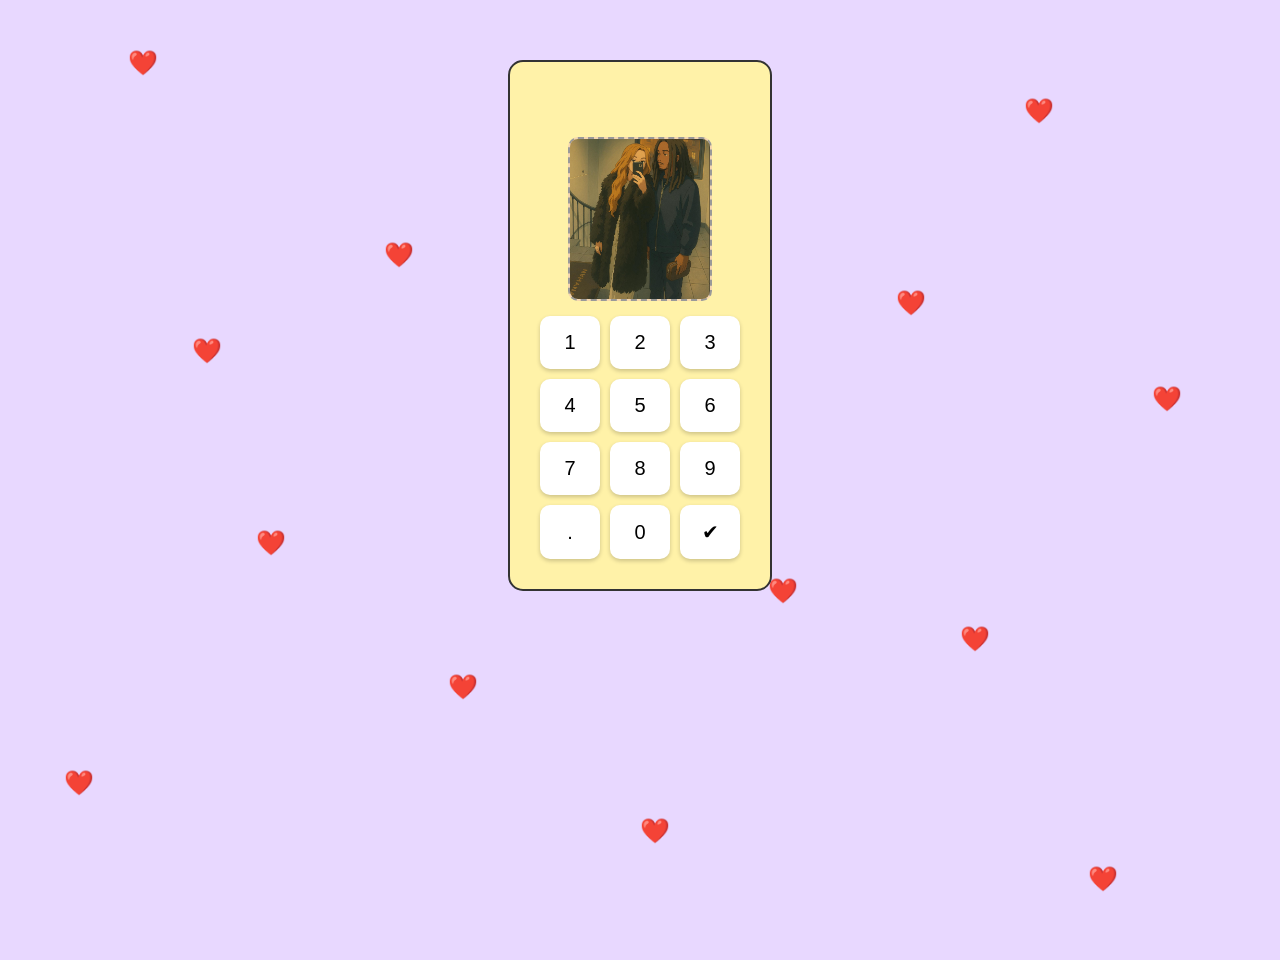
<file: index.html>
<!DOCTYPE html>
<html lang="fr">
<head>
  <meta charset="UTF-8">
  <meta name="viewport" content="width=device-width, initial-scale=1.0">
  <title>Authentification</title>
  <link rel="stylesheet" href="css/style.css">
  <link href="https://fonts.googleapis.com/css2?family=Indie+Flower&display=swap" rel="stylesheet">
  
  
</head>
<body>
  <!-- Cœurs décoratifs -->
  <div class="heart heart1" style="top: 5%; left: 10%;">❤️</div>
  <div class="heart heart2" style="top: 10%; left: 80%;">❤️</div>
  <div class="heart heart3" style="top: 20%; left: 50%;">❤️</div>
  <div class="heart heart4" style="top: 25%; left: 30%;">❤️</div>
  <div class="heart heart5" style="top: 30%; left: 70%;">❤️</div>
  <div class="heart heart6" style="top: 35%; left: 15%;">❤️</div>
  <div class="heart heart7" style="top: 40%; left: 90%;">❤️</div>
  <div class="heart heart8" style="top: 45%; left: 40%;">❤️</div>
  <div class="heart heart9" style="top: 55%; left: 20%;">❤️</div>
  <div class="heart heart10" style="top: 60%; left: 60%;">❤️</div>
  <div class="heart heart11" style="top: 65%; left: 75%;">❤️</div>
  <div class="heart heart12" style="top: 70%; left: 35%;">❤️</div>
  <div class="heart heart13" style="top: 80%; left: 5%;">❤️</div>
  <div class="heart heart14" style="top: 85%; left: 50%;">❤️</div>
  <div class="heart heart15" style="top: 90%; left: 85%;">❤️</div>

  <div class="container">
    <div id="dotsDisplay" class="dots"></div>

    <div class="display" id="display">
      <img src="Img/img_chat.jpg" alt="avatar secret">
    </div>

    <div class="keypad">
      <button onclick="appendNumber('1')">1</button>
      <button onclick="appendNumber('2')">2</button>
      <button onclick="appendNumber('3')">3</button>
      <button onclick="appendNumber('4')">4</button>
      <button onclick="appendNumber('5')">5</button>
      <button onclick="appendNumber('6')">6</button>
      <button onclick="appendNumber('7')">7</button>
      <button onclick="appendNumber('8')">8</button>
      <button onclick="appendNumber('9')">9</button>
      <button onclick="clearCode()">.</button>
      <button onclick="appendNumber('0')">0</button>
      <button onclick="validateCode()">✔</button>
    </div>
  </div>

  <div id="result"></div>

  <input type="password" id="codeInput">

  <script src="js/script.js"></script>
</body>
</html>
</file>
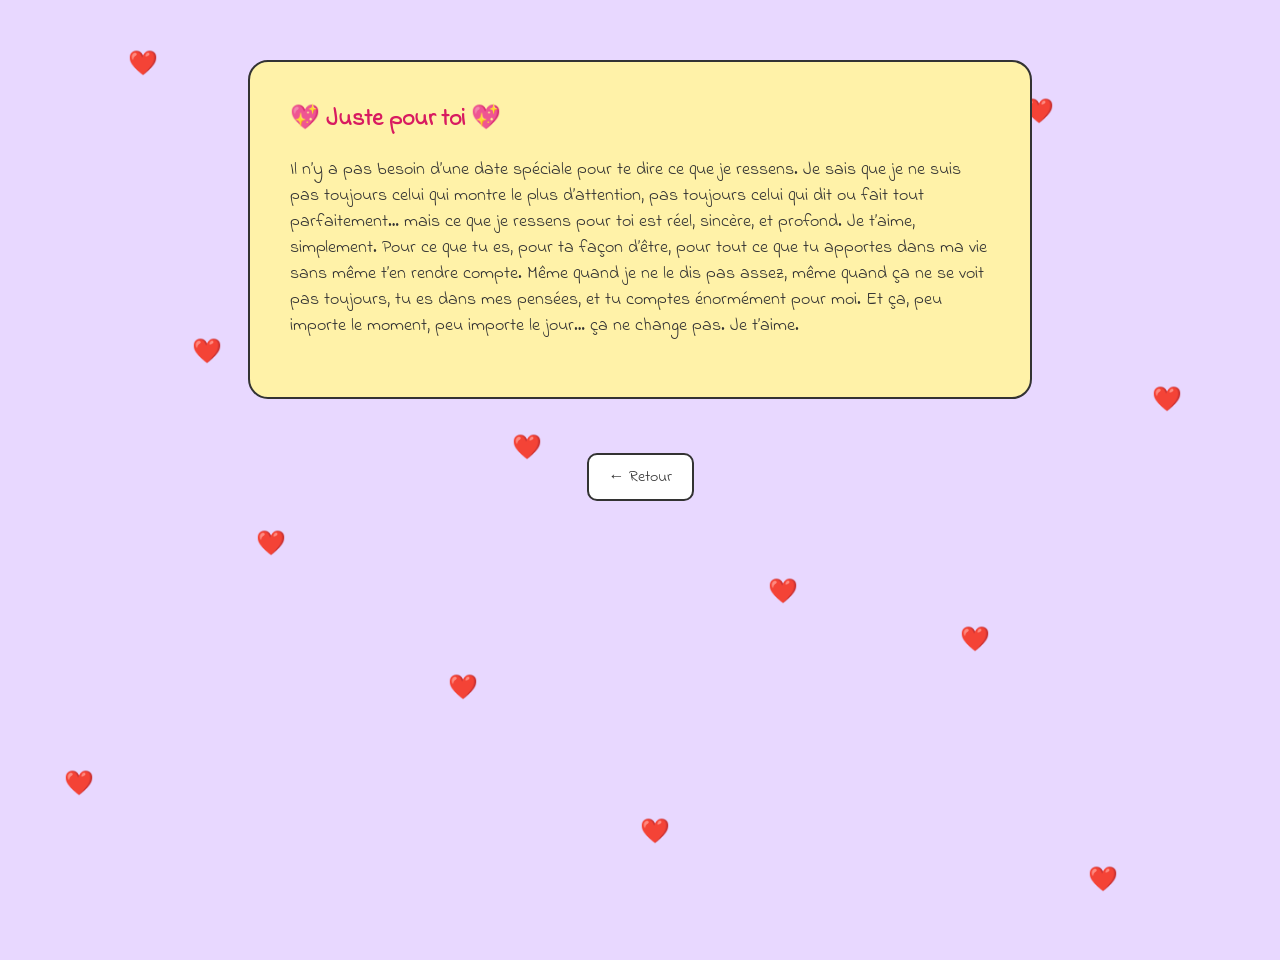
<file: message.html>
<!DOCTYPE html>
<html lang="fr">
<head>
  <meta charset="UTF-8">
  <meta name="viewport" content="width=device-width, initial-scale=1.0">
  <title>Page 5 - Message</title>
  <link rel="stylesheet" href="css/style.css">
  <link href="https://fonts.googleapis.com/css2?family=Indie+Flower&display=swap" rel="stylesheet">
</head>
<body>
  <!-- Cœurs décoratifs -->
  <div class="heart heart1" style="top: 5%; left: 10%;">❤️</div>
  <div class="heart heart2" style="top: 10%; left: 80%;">❤️</div>
  <div class="heart heart3" style="top: 20%; left: 50%;">❤️</div>
  <div class="heart heart4" style="top: 25%; left: 30%;">❤️</div>
  <div class="heart heart5" style="top: 30%; left: 70%;">❤️</div>
  <div class="heart heart6" style="top: 35%; left: 15%;">❤️</div>
  <div class="heart heart7" style="top: 40%; left: 90%;">❤️</div>
  <div class="heart heart8" style="top: 45%; left: 40%;">❤️</div>
  <div class="heart heart9" style="top: 55%; left: 20%;">❤️</div>
  <div class="heart heart10" style="top: 60%; left: 60%;">❤️</div>
  <div class="heart heart11" style="top: 65%; left: 75%;">❤️</div>
  <div class="heart heart12" style="top: 70%; left: 35%;">❤️</div>
  <div class="heart heart13" style="top: 80%; left: 5%;">❤️</div>
  <div class="heart heart14" style="top: 85%; left: 50%;">❤️</div>
  <div class="heart heart15" style="top: 90%; left: 85%;">❤️</div>

  <div class="message-box">
    <h2>💖 Juste pour toi 💖</h2>
    <p>
        Il n’y a pas besoin d’une date spéciale pour te dire ce que je ressens.
        Je sais que je ne suis pas toujours celui qui montre le plus d’attention, pas toujours celui qui dit ou fait tout parfaitement… mais ce que je ressens pour toi est réel, sincère, et profond.
        Je t’aime, simplement.
        Pour ce que tu es, pour ta façon d’être, pour tout ce que tu apportes dans ma vie sans même t’en rendre compte.
        Même quand je ne le dis pas assez, même quand ça ne se voit pas toujours, tu es dans mes pensées, et tu comptes énormément pour moi.
        Et ça, peu importe le moment, peu importe le jour… ça ne change pas.
        Je t’aime.  
    </p>
  </div>

  <br>
    <a href="javascript:history.back()" style="
    margin-top: 30px;
    background-color: #fff;
    padding: 10px 20px;
    border-radius: 10px;
    text-decoration: none;
    color: #333;
    border: 2px solid #333;
    z-index: 10;
    position: relative;
    display: inline-block;
    ">← Retour</a>

</body>
</html>
</file>
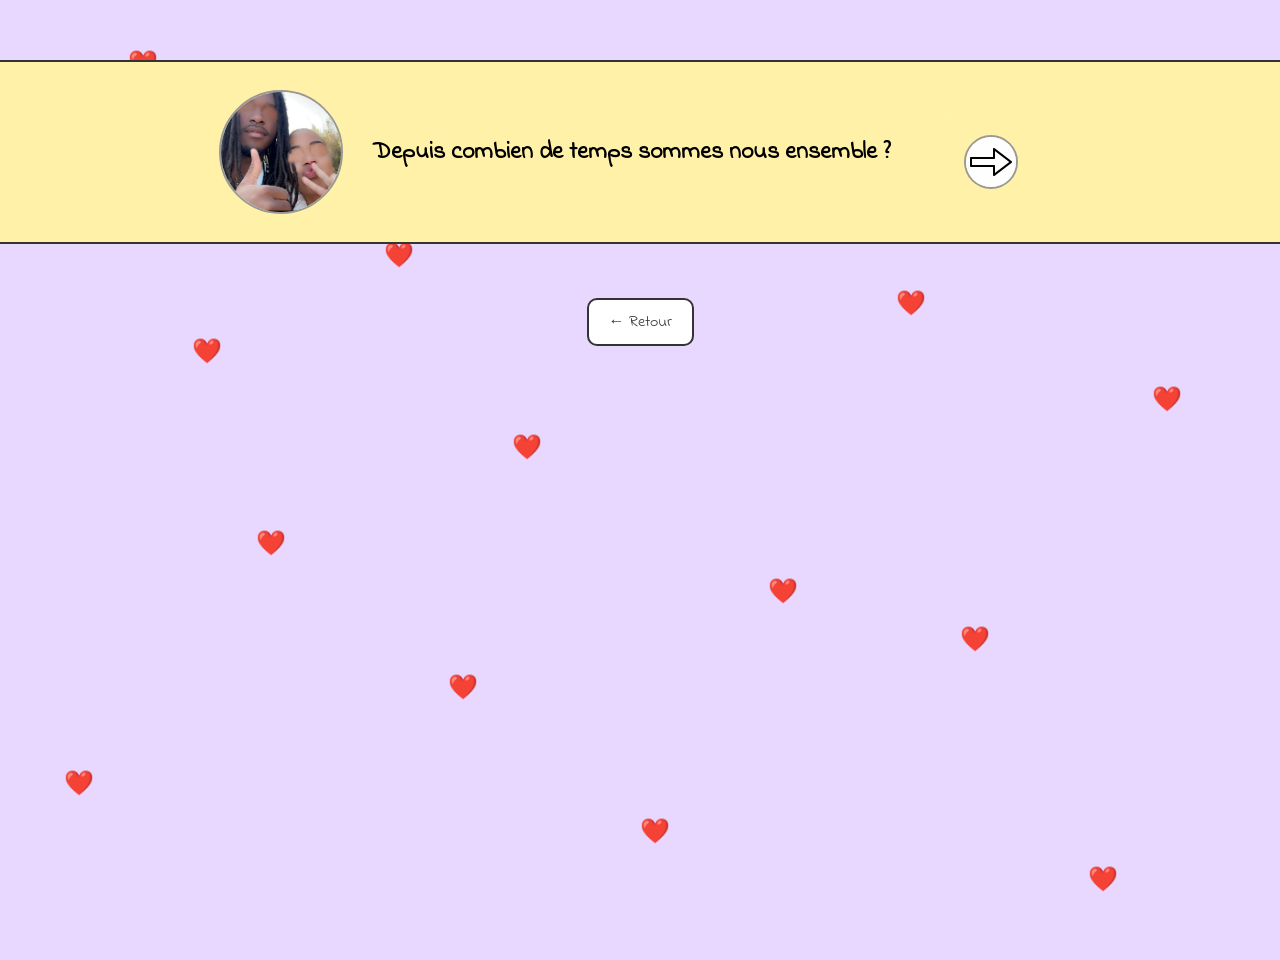
<file: page2.html>
<!DOCTYPE html>
<html lang="fr">
<head>
 <meta charset="UTF-8">
  <meta name="viewport" content="width=device-width, initial-scale=1.0">
  <title>Page 2 - Question</title>
  <link rel="stylesheet" href="css/style.css">
  <link href="https://fonts.googleapis.com/css2?family=Indie+Flower&display=swap" rel="stylesheet">
</head>
<body>
  <!-- Cœurs décoratifs -->
  <div class="heart heart1" style="top: 5%; left: 10%;">❤️</div>
  <div class="heart heart2" style="top: 10%; left: 80%;">❤️</div>
  <div class="heart heart3" style="top: 20%; left: 50%;">❤️</div>
  <div class="heart heart4" style="top: 25%; left: 30%;">❤️</div>
  <div class="heart heart5" style="top: 30%; left: 70%;">❤️</div>
  <div class="heart heart6" style="top: 35%; left: 15%;">❤️</div>
  <div class="heart heart7" style="top: 40%; left: 90%;">❤️</div>
  <div class="heart heart8" style="top: 45%; left: 40%;">❤️</div>
  <div class="heart heart9" style="top: 55%; left: 20%;">❤️</div>
  <div class="heart heart10" style="top: 60%; left: 60%;">❤️</div>
  <div class="heart heart11" style="top: 65%; left: 75%;">❤️</div>
  <div class="heart heart12" style="top: 70%; left: 35%;">❤️</div>
  <div class="heart heart13" style="top: 80%; left: 5%;">❤️</div>
  <div class="heart heart14" style="top: 85%; left: 50%;">❤️</div>
  <div class="heart heart15" style="top: 90%; left: 85%;">❤️</div>

  <div class="content">
    <img src="Img/couple.jpg" alt="Illustration">
    <h2>Depuis combien de temps sommes nous ensemble ?</h2>

    <a href="temps.html" class="arrow-gif">
      <img src="Img/icons8-flèche.gif" alt="Galerie">
    </a>
  </div>
  
  <br>
    <a href="javascript:history.back()" style="
    margin-top: 30px;
    background-color: #fff;
    padding: 10px 20px;
    border-radius: 10px;
    text-decoration: none;
    color: #333;
    border: 2px solid #333;
    z-index: 10;
    position: relative;
    display: inline-block;
    ">← Retour</a>

</body>
</html>
</file>
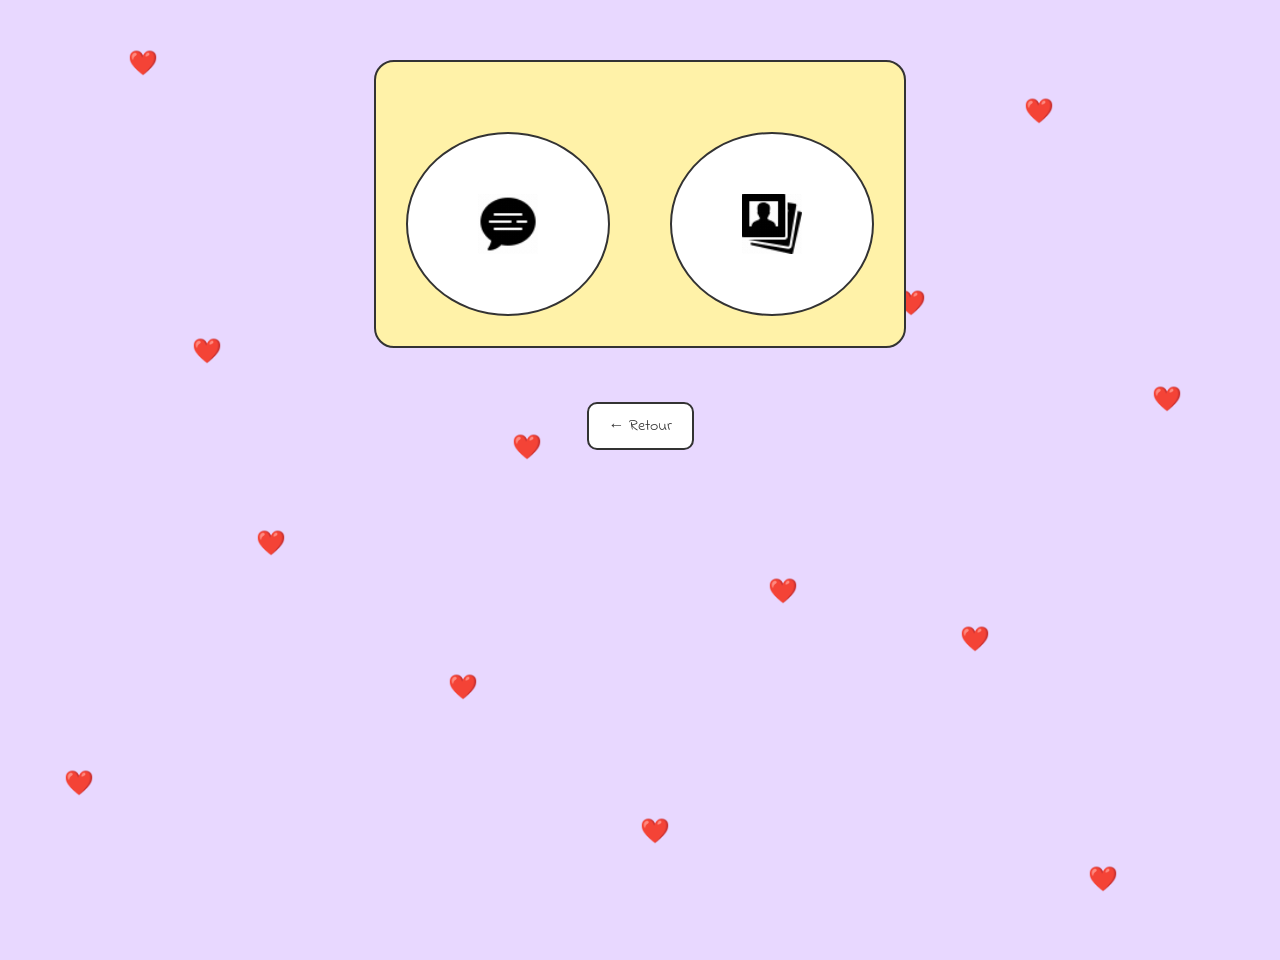
<file: page4.html>
<!DOCTYPE html>
<html lang="fr">
<head>
  <meta charset="UTF-8">
  <meta name="viewport" content="width=device-width, initial-scale=1.0">
  <title>Page 4 - Choix</title>
  <link rel="stylesheet" href="css/style.css">
  <link href="https://fonts.googleapis.com/css2?family=Indie+Flower&display=swap" rel="stylesheet">
</head>
<body>
  <!-- Cœurs décoratifs -->
  <div class="heart heart1" style="top: 5%; left: 10%;">❤️</div>
  <div class="heart heart2" style="top: 10%; left: 80%;">❤️</div>
  <div class="heart heart3" style="top: 20%; left: 50%;">❤️</div>
  <div class="heart heart4" style="top: 25%; left: 30%;">❤️</div>
  <div class="heart heart5" style="top: 30%; left: 70%;">❤️</div>
  <div class="heart heart6" style="top: 35%; left: 15%;">❤️</div>
  <div class="heart heart7" style="top: 40%; left: 90%;">❤️</div>
  <div class="heart heart8" style="top: 45%; left: 40%;">❤️</div>
  <div class="heart heart9" style="top: 55%; left: 20%;">❤️</div>
  <div class="heart heart10" style="top: 60%; left: 60%;">❤️</div>
  <div class="heart heart11" style="top: 65%; left: 75%;">❤️</div>
  <div class="heart heart12" style="top: 70%; left: 35%;">❤️</div>
  <div class="heart heart13" style="top: 80%; left: 5%;">❤️</div>
  <div class="heart heart14" style="top: 85%; left: 50%;">❤️</div>
  <div class="heart heart15" style="top: 90%; left: 85%;">❤️</div>

  <div class="container-page4">
    <a href="message.html" class="circle">
      <img src="Img/icons8-message.gif" alt="Message">
    </a>
    <a href="photos.html" class="circle">
      <img src="Img/icons8-photo.gif" alt="Galerie">
    </a>
  </div>
  <br>
    <a href="javascript:history.back()" style="
    margin-top: 30px;
    background-color: #fff;
    padding: 10px 20px;
    border-radius: 10px;
    text-decoration: none;
    color: #333;
    border: 2px solid #333;
    z-index: 10;
    position: relative;
    display: inline-block;
    ">← Retour</a>

</body>
</html>
</file>
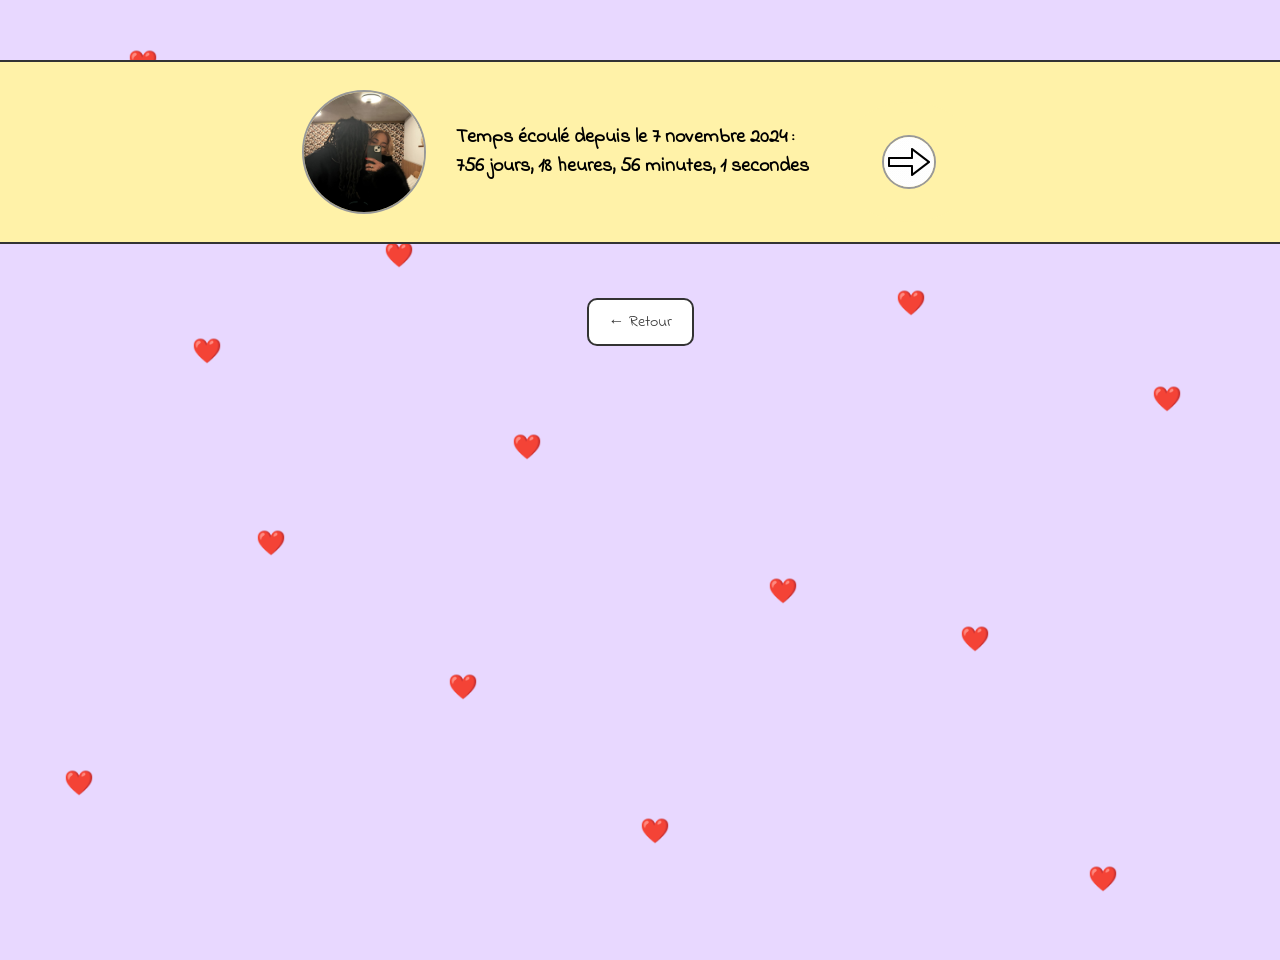
<file: temps.html>
<!DOCTYPE html>
<html lang="fr">
<head>
  <meta charset="UTF-8">
  <meta name="viewport" content="width=device-width, initial-scale=1.0">
  <title>Page 3 - Temps écoulé</title>
  <link rel="stylesheet" href="css/style.css">
  <link href="https://fonts.googleapis.com/css2?family=Indie+Flower&display=swap" rel="stylesheet">  
</head>
<body>
  <!-- Cœurs décoratifs -->
  <div class="heart heart1" style="top: 5%; left: 10%;">❤️</div>
  <div class="heart heart2" style="top: 10%; left: 80%;">❤️</div>
  <div class="heart heart3" style="top: 20%; left: 50%;">❤️</div>
  <div class="heart heart4" style="top: 25%; left: 30%;">❤️</div>
  <div class="heart heart5" style="top: 30%; left: 70%;">❤️</div>
  <div class="heart heart6" style="top: 35%; left: 15%;">❤️</div>
  <div class="heart heart7" style="top: 40%; left: 90%;">❤️</div>
  <div class="heart heart8" style="top: 45%; left: 40%;">❤️</div>
  <div class="heart heart9" style="top: 55%; left: 20%;">❤️</div>
  <div class="heart heart10" style="top: 60%; left: 60%;">❤️</div>
  <div class="heart heart11" style="top: 65%; left: 75%;">❤️</div>
  <div class="heart heart12" style="top: 70%; left: 35%;">❤️</div>
  <div class="heart heart13" style="top: 80%; left: 5%;">❤️</div>
  <div class="heart heart14" style="top: 85%; left: 50%;">❤️</div>
  <div class="heart heart15" style="top: 90%; left: 85%;">❤️</div>

  <div class="content">
    <img src="Img/14fev.jpg" alt="Illustration">
    <div class="timer">
      Temps écoulé depuis le 7 novembre 2024 :<br>
      <span id="compteur">Chargement...</span>
    </div>
    <a href="page4.html" class="arrow-gif">
      <img src="Img/icons8-flèche.gif" alt="Galerie"> 
    </a>
  </div>
  



  <script>
    const dateDepart = new Date('2024-11-07T21:30:00Z');

    function majCompteur() {
      const maintenant = new Date();
      const diff = maintenant - dateDepart;

      if (isNaN(diff) || diff < 0) {
        document.getElementById("compteur").textContent = "Erreur de date";
        return;
      }

      const jours = Math.floor(diff / (1000 * 60 * 60 * 24));
      const heures = Math.floor((diff / (1000 * 60 * 60)) % 24);
      const minutes = Math.floor((diff / (1000 * 60)) % 60);
      const secondes = Math.floor((diff / 1000) % 60);

      document.getElementById("compteur").textContent =
        `${jours} jours, ${heures} heures, ${minutes} minutes, ${secondes} secondes`;
    }

    setInterval(majCompteur, 1000);
    majCompteur();
  </script>
  <br>
    <a href="javascript:history.back()" style="
    margin-top: 30px;
    background-color: #fff;
    padding: 10px 20px;
    border-radius: 10px;
    text-decoration: none;
    color: #333;
    border: 2px solid #333;
    z-index: 10;
    position: relative;
    display: inline-block;
    ">← Retour</a>

</body>
</html>
</file>
<file: css/style.css>
body {
      margin: 0;
      padding: 0;
      font-family: 'Indie Flower', cursive;
      background-color: #e8d8ff;
      display: flex;
      flex-direction: column;
      align-items: center;
      justify-content: flex-start;
      /* height: 100vh;  ❌ à supprimer */
      min-height: 100vh; /* ✅ à garder */
      padding-top: 60px;
      overflow-x: hidden;
      overflow-y: auto; /* ✅ on autorise le scroll vertical */
      position: relative;
    }

    .heart {
      position: absolute;
      font-size: 24px;
      color: red;
      animation: float 3s infinite ease-in-out;
    }

    .heart1  { animation-delay: 0s; }
    .heart2  { animation-delay: 0.2s; }
    .heart3  { animation-delay: 0.4s; }
    .heart4  { animation-delay: 0.6s; }
    .heart5  { animation-delay: 0.8s; }
    .heart6  { animation-delay: 1s; }
    .heart7  { animation-delay: 1.2s; }
    .heart8  { animation-delay: 1.4s; }
    .heart9  { animation-delay: 1.6s; }
    .heart10 { animation-delay: 1.8s; }
    .heart11 { animation-delay: 2s; }
    .heart12 { animation-delay: 2.2s; }
    .heart13 { animation-delay: 2.4s; }
    .heart14 { animation-delay: 2.6s; }
    .heart15 { animation-delay: 2.8s; }

    @keyframes float {
      0%   { transform: translateY(0); opacity: 1; }
      50%  { transform: translateY(-20px); opacity: 0.7; }
      100% { transform: translateY(0); opacity: 1; }
    }

    .container {
      background-color: #fff2a8;
      border: 2px solid #333;
      padding: 30px;
      border-radius: 15px;
      display: flex;
      flex-direction: column;
      align-items: center;
      gap: 15px;
      z-index: 10;
    }

     .container-page4 {
      background-color: #fff2a8;
      border: 2px solid #333;
      border-radius: 20px;
      padding: 30px;
      display: flex;
      gap: 60px;
      z-index: 10;
      flex-wrap: wrap;
      justify-content: center;
    }

    .dots {
      font-size: 26px;
      letter-spacing: 12px;
      color: #333;
      font-weight: bold;
      height: 30px;
    }

    .display {
      width: 140px;
      height: 160px;
      background-color: #f5d6b0;
      border: 2px dashed #999;
      border-radius: 10px;
      display: flex;
      align-items: center;
      justify-content: center;
      overflow: hidden;
    }

    .display img {
      max-width: 100%;
      max-height: 120%;
      object-fit: cover;
      border-radius: 10px;
    }

    .keypad {
      display: grid;
      grid-template-columns: repeat(3, 60px);
      grid-gap: 10px;
    }

    .keypad button {
      font-size: 20px;
      padding: 15px;
      border: none;
      border-radius: 10px;
      background-color: #ffffff;
      box-shadow: 0 2px 4px rgba(0,0,0,0.2);
      cursor: pointer;
      transition: transform 0.1s;
    }

    .keypad button:hover {
      transform: scale(1.1);
    }

    .content {
      background-color: #fff2a8;
      border: 2px solid #333;
      border-radius: 20px;
      padding: 20px 30px;
      display: flex;
      align-items: center;
      gap: 30px;
      z-index: 10;
      width: 100%;
      max-width: none;
      border-left: none;
      border-right: none;
      border-radius: 0;
      box-sizing: border-box;
      justify-content: center;
    }

    .content img {
      width: 120px;
      height: 120px;
      border-radius: 50%;
      object-fit: cover;
      border: 2px solid #999;
    }

    .content h2 {
      font-size: 24px;
      margin: 0;
    }

    .content .timer {
      font-size: 20px;
      font-weight: bold;
    }

    a {
      margin-top: 40px;
      z-index: 10;
      display: inline-block;
      background-color: #fff;
      padding: 10px 20px;
      border-radius: 10px;
      text-decoration: none;
      color: #333;
      border: 2px solid #333;
    }

    a:hover {
      background-color: #f5f5f5;
    }

    .arrow-gif {
    display: inline-flex;
    align-items: center;
    justify-content: center;
    width: 100px;
    height: 100px;
    border-radius: 50%; 
    background-color: #fff2a8;
    border: none;
    text-decoration: none;
    margin-top: 20px;
    }

    .arrow-gif img {
        width: 50px;
        height: 50px;
        object-fit: contain;
    }

    .circle {
      width: 160px;
      height: 160px;
      border-radius: 50%;
      background-color: #fff;
      border: 2px solid #333;
      display: flex;
      align-items: center;
      justify-content: center;
      text-decoration: none;
      transition: transform 0.2s, background-color 0.2s;
    }

    .circle img {
      width: 60px;
      height: 60px;
      object-fit: contain;
    }

    .circle:hover {
      transform: scale(1.05);
      background-color: #f5f5f5;
    }

    .message-box {
      background-color: #fff2a8;
      border: 2px solid #333;
      border-radius: 20px;
      padding: 40px;
      max-width: 700px;
      z-index: 10;
    }

    .message-box h2 {
      margin-top: 0;
      font-size: 24px;
      color: #d81b60;
    }

    .message-box p {
      font-size: 18px;
      color: #333;
    }

    h1 {
      color: #d81b60;
      margin-bottom: 30px;
    }

    .galerie {
      display: grid;
      grid-template-columns: repeat(auto-fit, minmax(200px, 1fr));
      gap: 20px;
      width: 90%;
      max-width: 1000px;
      z-index: 10;
    }

    .galerie img {
      width: 100%;
      height: 200px;
      object-fit: cover;
      border-radius: 15px;
      border: 2px solid #333;
    }

    #codeInput {
      display: none;
    }

    #result {
      margin-top: 20px;
      font-weight: bold;
    }

    #upload {
    margin: 20px 0;
    font-family: inherit;
    border: 2px solid #333;
    padding: 8px 16px;
    border-radius: 10px;
    background-color: #fff;
    z-index: 10;
}
</file>
